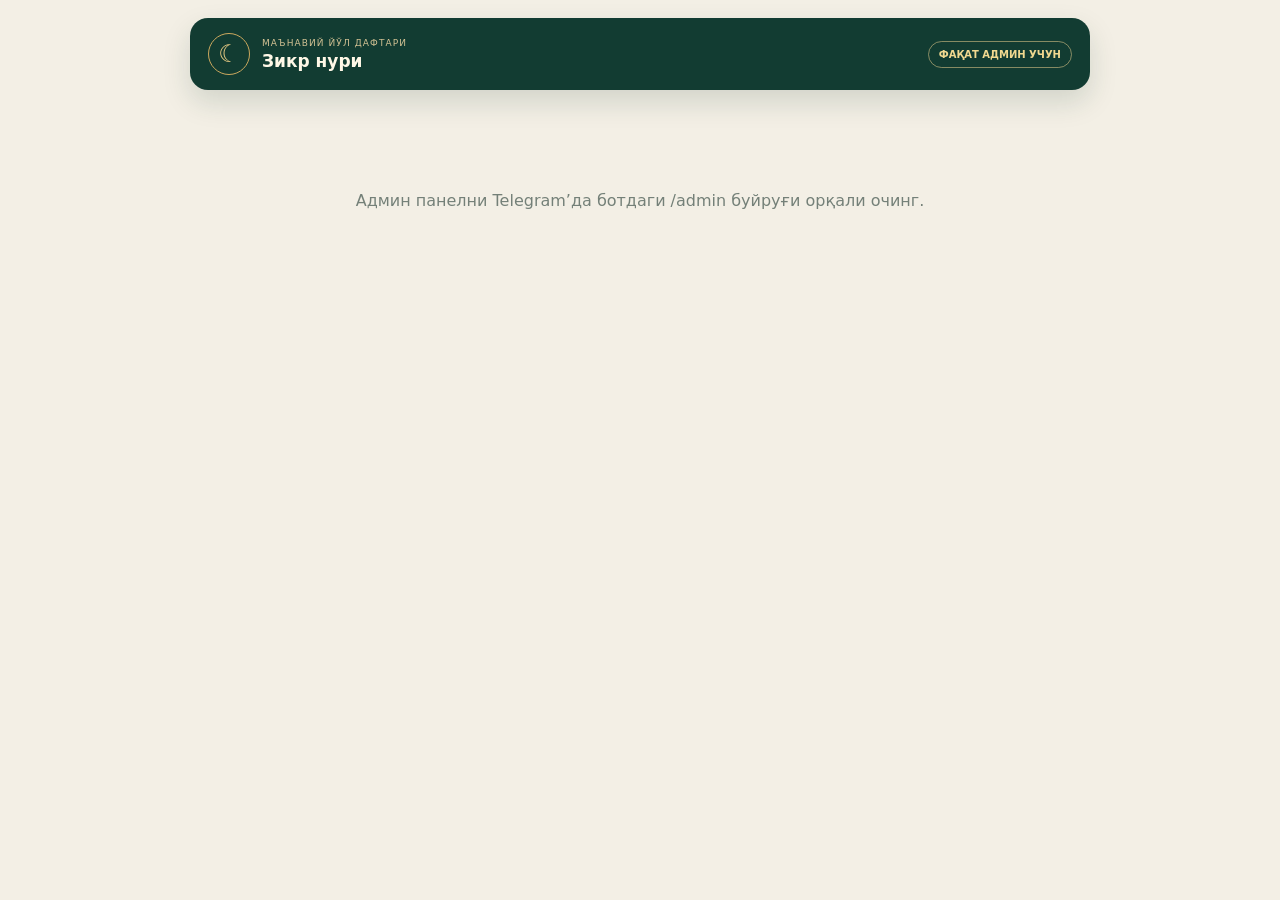
<file: admin.html>
<!doctype html>
<html lang="uz-Cyrl">
<head>
  <meta charset="utf-8">
  <meta name="viewport" content="width=device-width, initial-scale=1, viewport-fit=cover">
  <meta name="theme-color" content="#102c29">
  <meta name="prayer-api-url" content="https://namoz-api.onrender.com">
  <title>Зикр нури — админ панели</title>
  <link rel="stylesheet" href="admin.css?v=20261116-01">
  <script src="https://telegram.org/js/telegram-web-app.js"></script>
</head>
<body>
  <main class="admin-shell">
    <header class="admin-topbar">
      <a class="brand" href="./index.html" aria-label="Зикр нури бош саҳифаси">
        <span class="brand-mark">☾</span>
        <span><small>МАЪНАВИЙ ЙЎЛ ДАФТАРИ</small><strong>Зикр нури</strong></span>
      </a>
      <span class="admin-badge">ФАҚАТ АДМИН УЧУН</span>
    </header>

    <section id="access-state" class="access-state" role="status" aria-live="polite">
      <span class="loader" aria-hidden="true"></span>
      <p>Админ панели очилмоқда…</p>
    </section>

    <section id="dashboard" hidden>
      <div class="dashboard-heading">
        <div><span class="eyebrow">СЎНГГИ 7 КУН</span><h1>Фойдаланиш статистикаси</h1></div>
        <button id="refresh" class="refresh-button" type="button">Янгилаш</button>
      </div>

      <div id="summary-cards" class="summary-grid"></div>

      <section class="panel-card">
        <div class="panel-heading"><div><span class="eyebrow">КУНЛИК ФАОЛЛИК</span><h2>Фаол фойдаланувчилар</h2></div></div>
        <div id="activity-chart" class="activity-chart"></div>
      </section>

      <section class="panel-card">
        <div class="panel-heading"><div><span class="eyebrow">БЎЛИМЛАР</span><h2>Қайси бўлимлар очилди</h2></div></div>
        <div id="section-views" class="section-views"></div>
      </section>

      <p id="privacy-note" class="privacy-note"></p>
    </section>
  </main>
  <script src="admin.js?v=20261116-01"></script>
</body>
</html>
</file>
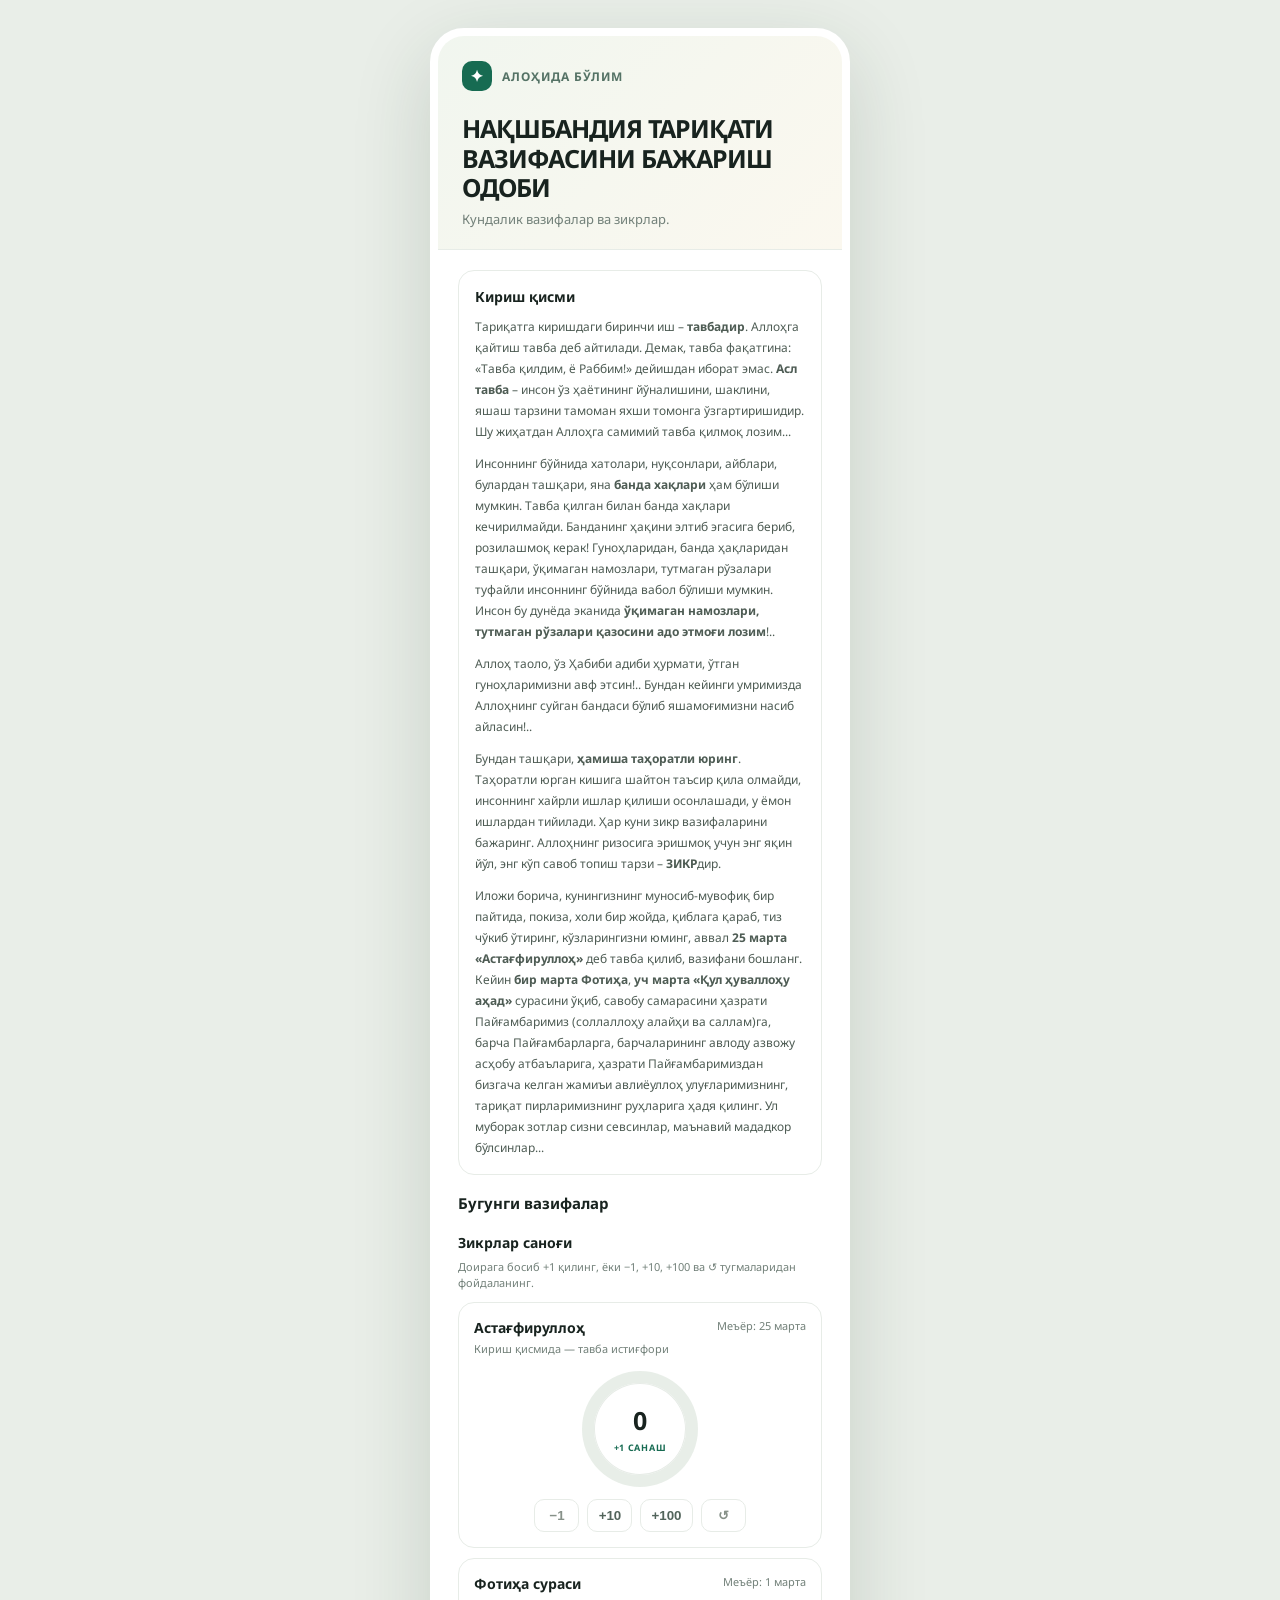
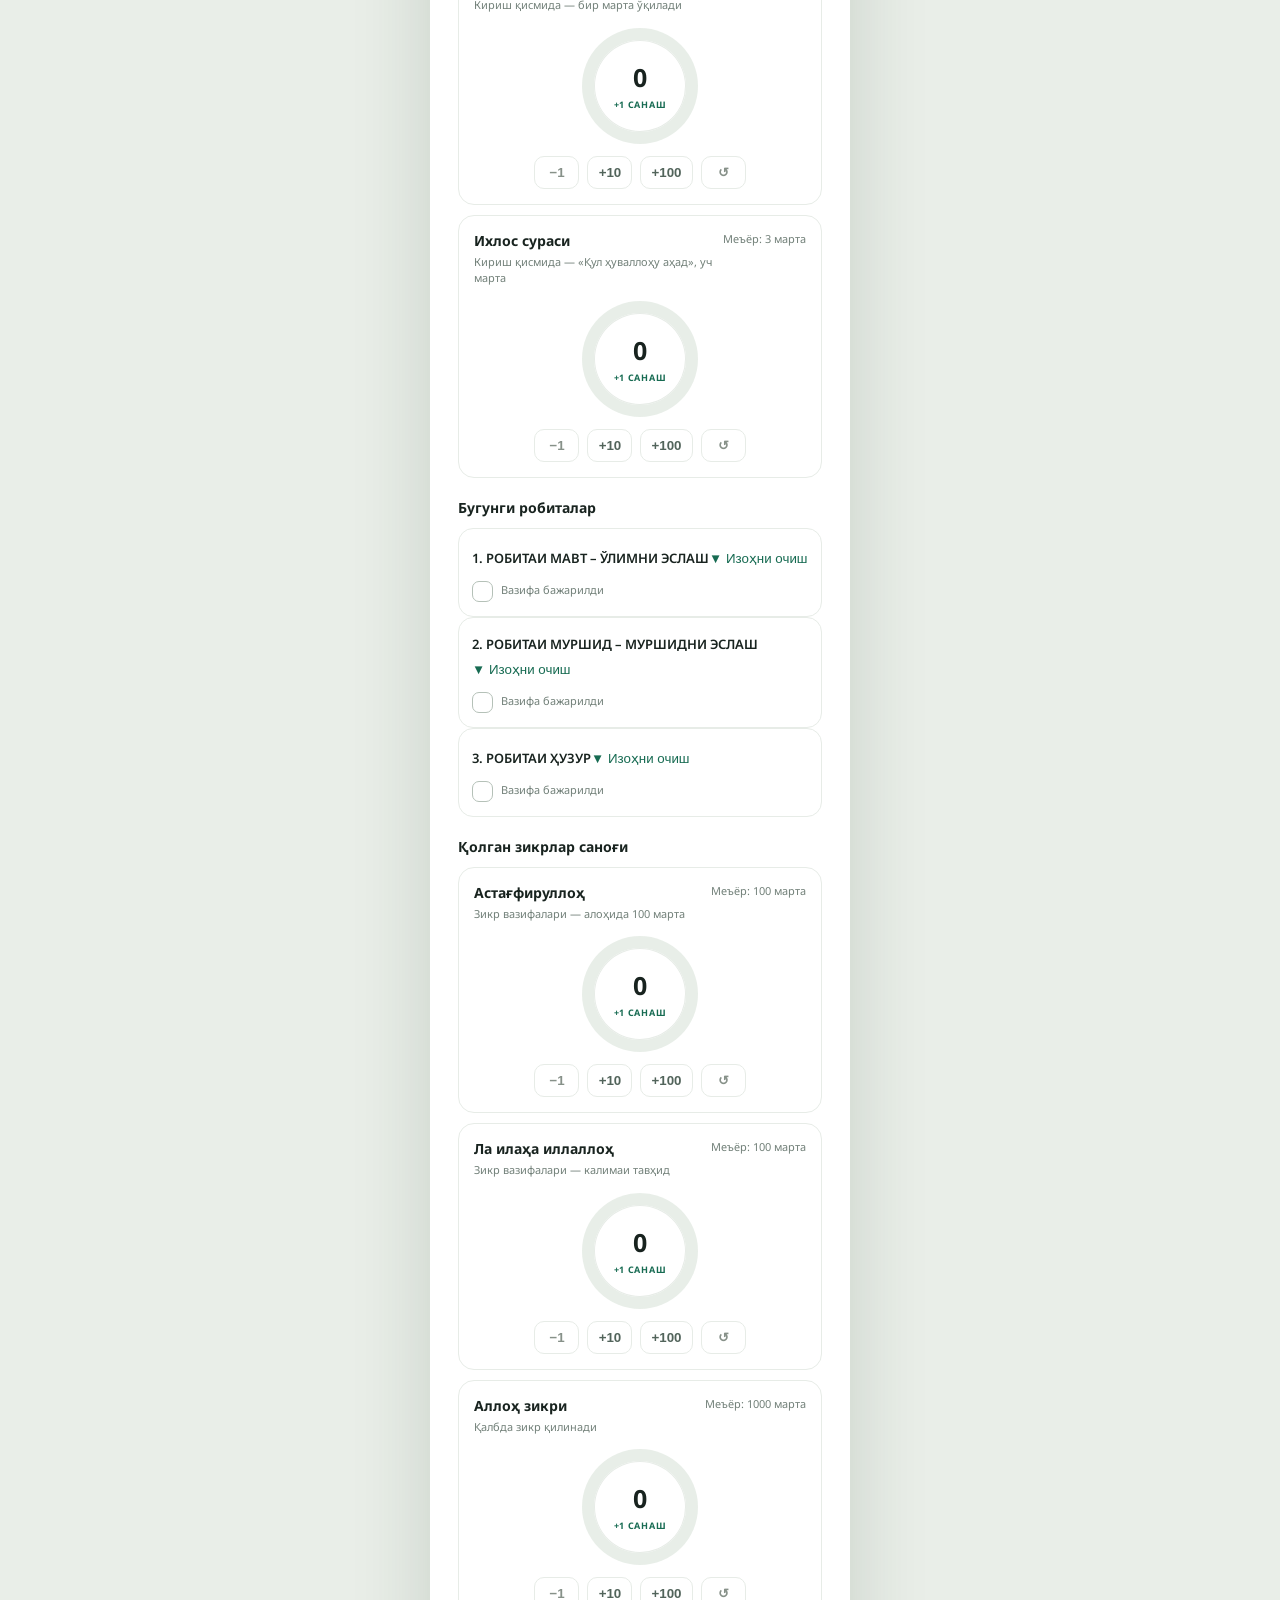
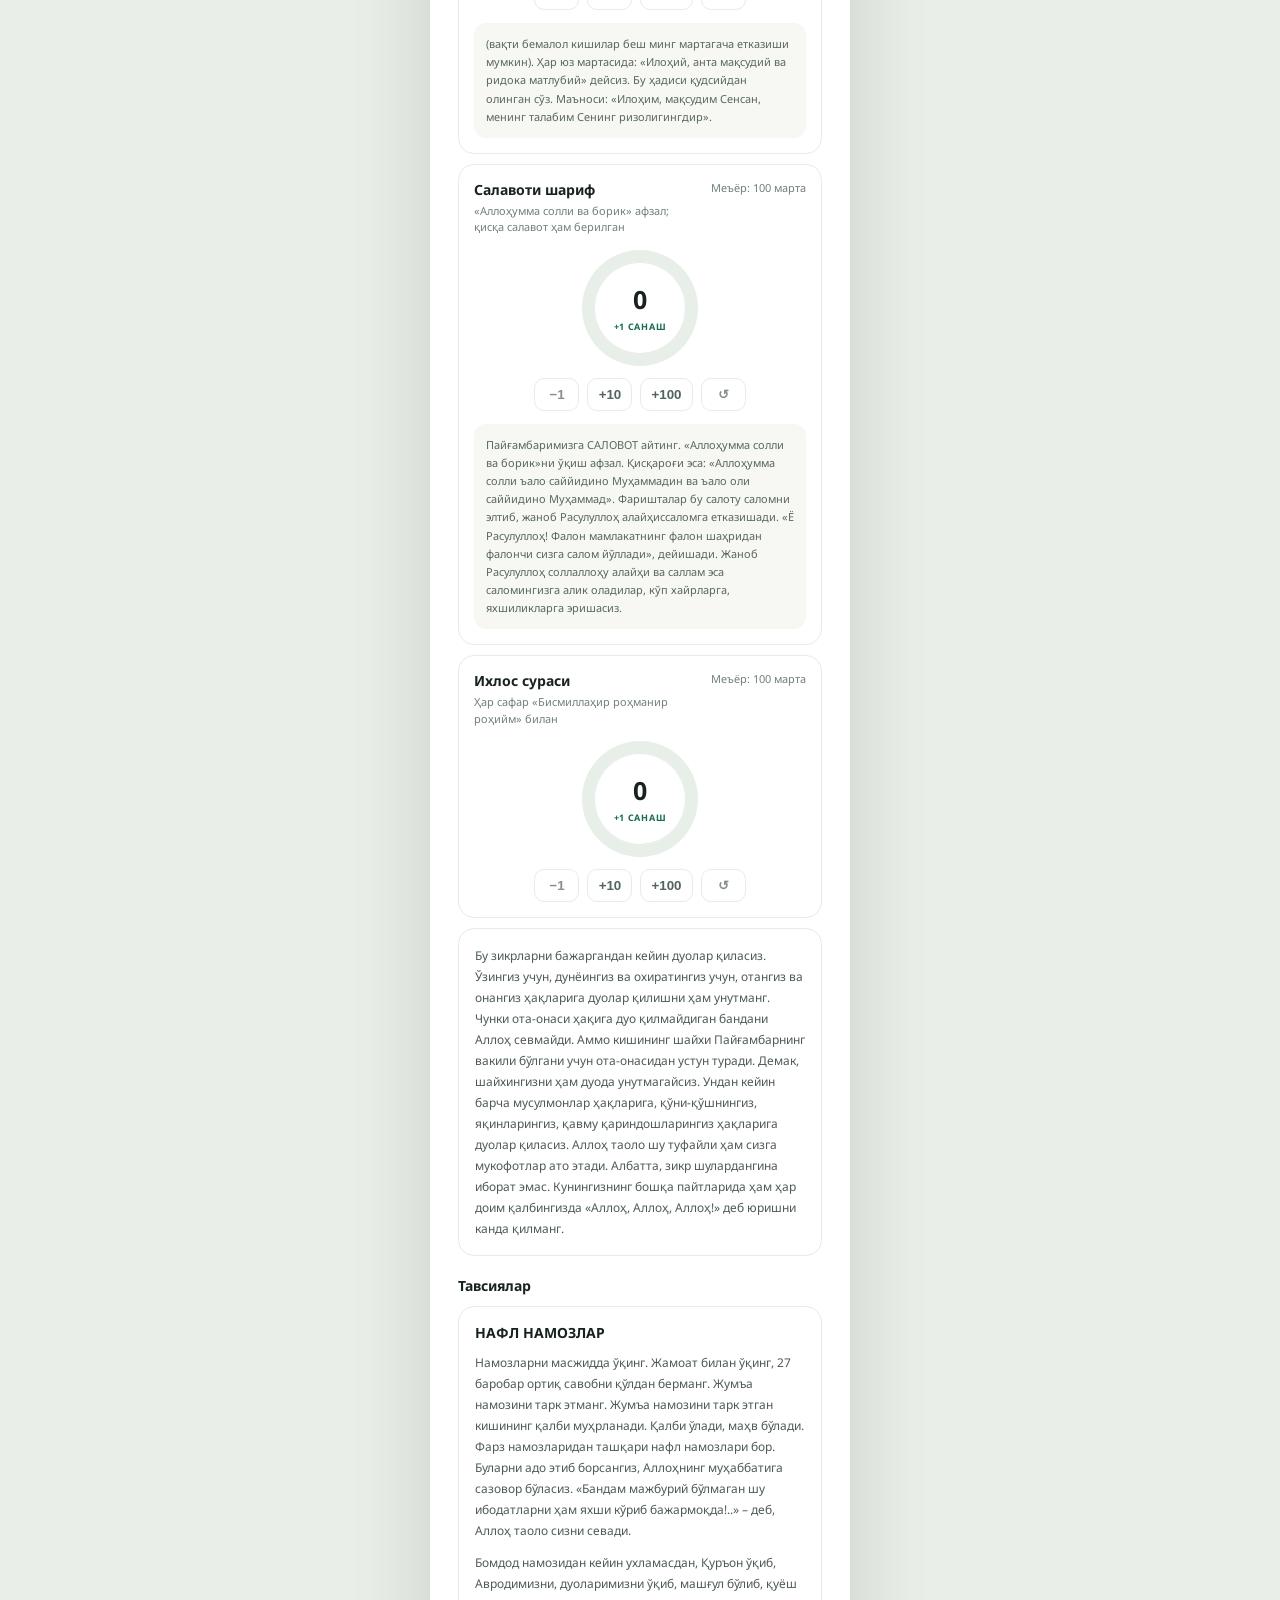
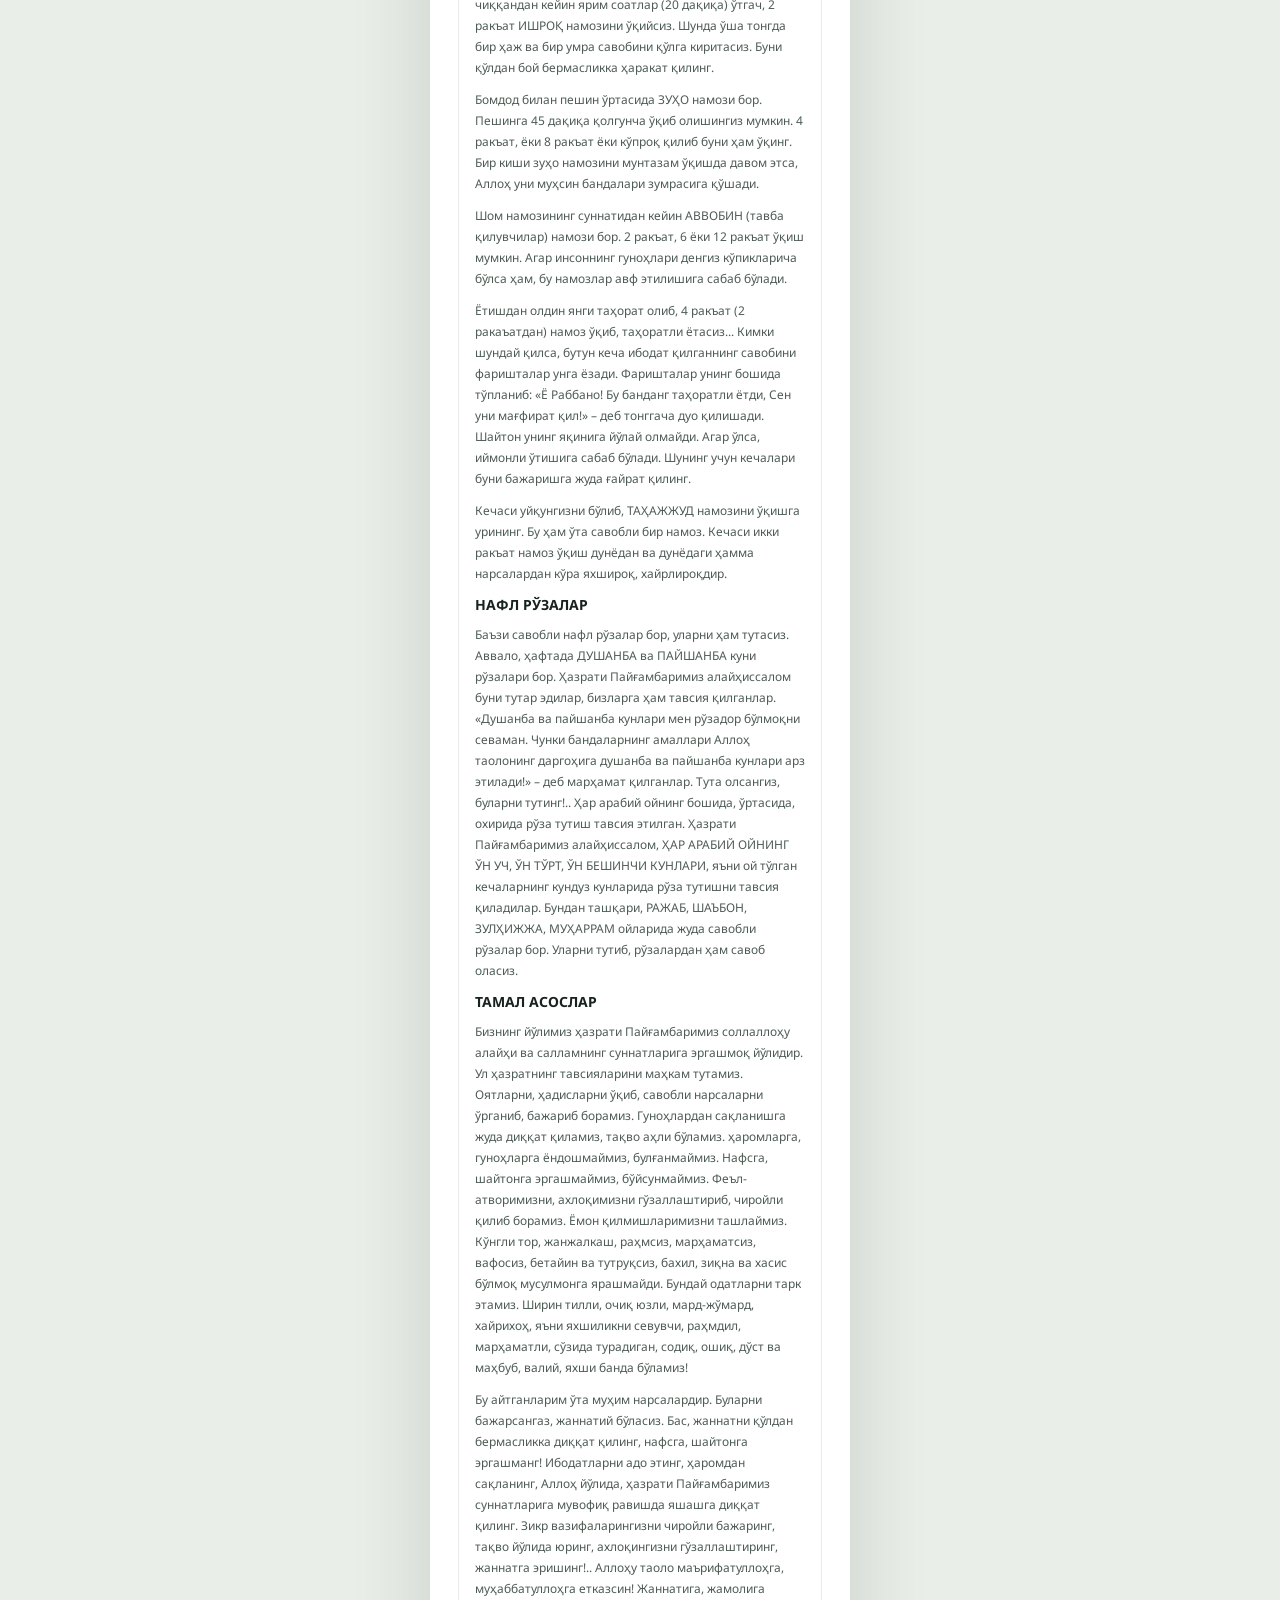
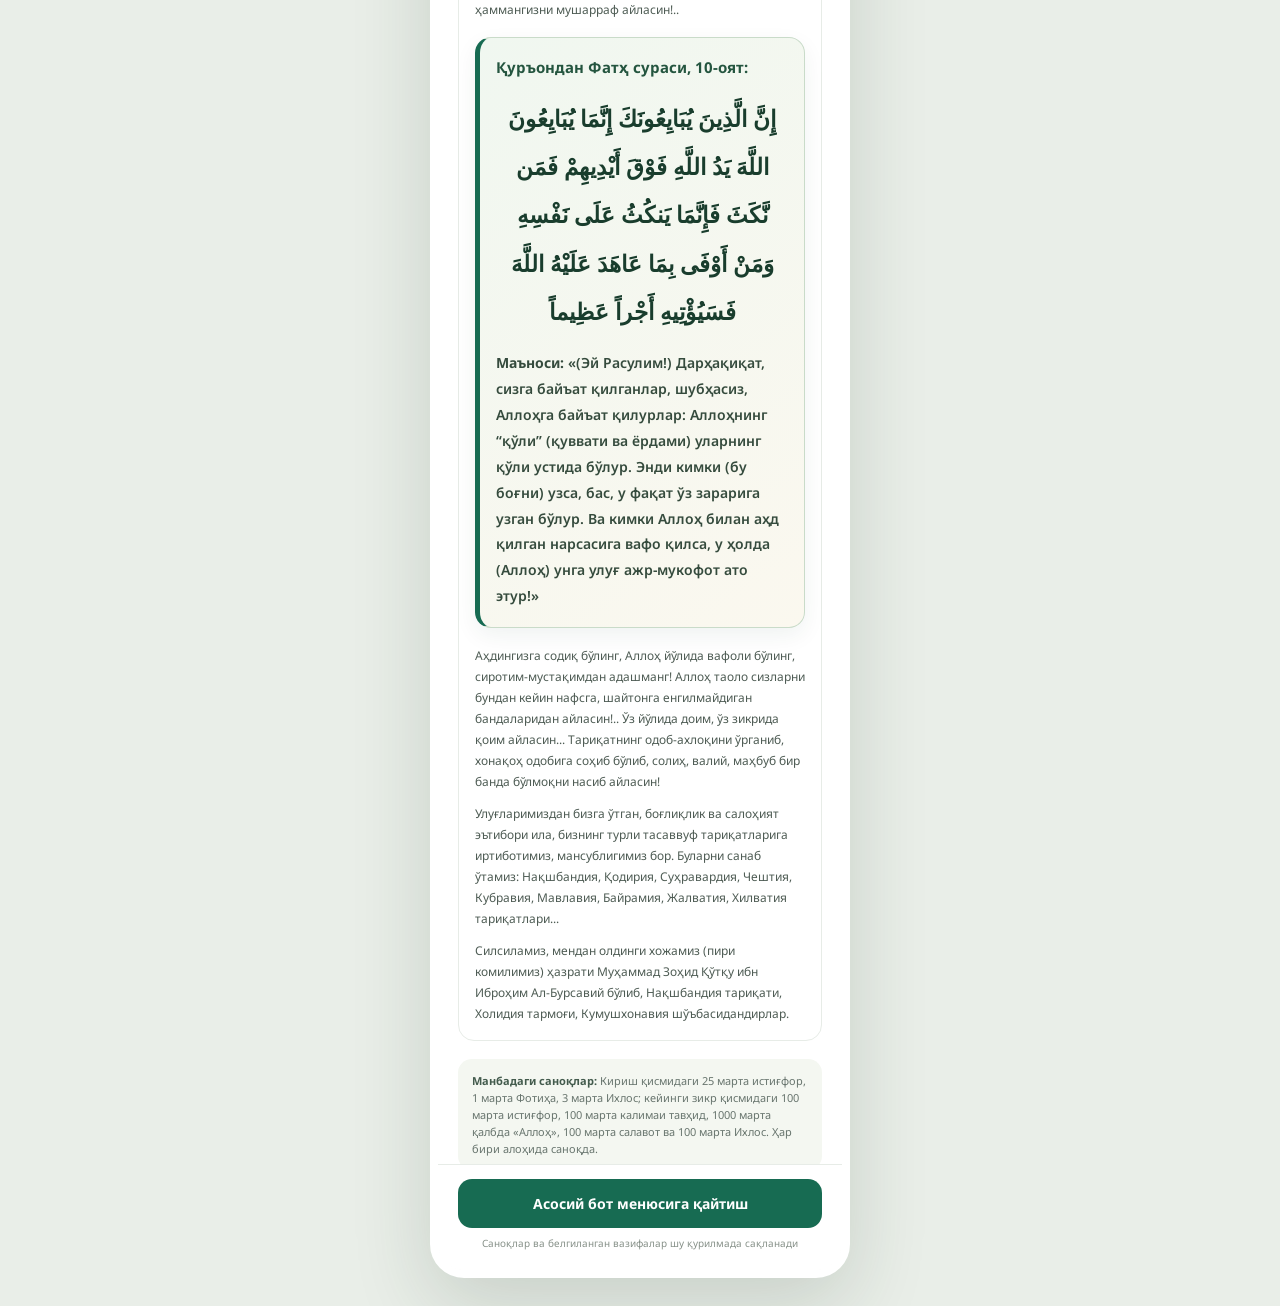
<file: tariqat-vazifalari.html>
<!doctype html>
<html lang="uz-Cyrl">
<head>
<meta charset="utf-8"><meta name="viewport" content="width=device-width, initial-scale=1, maximum-scale=1, viewport-fit=cover"><meta name="theme-color" content="#102c29">
<title>Нақшбандия тариқати вазифасини бажариш одоби</title>
<script src="https://telegram.org/js/telegram-web-app.js"></script>
<style>
@import url('https://fonts.googleapis.com/css2?family=Manrope:wght@400;500;600;700;800&family=Noto+Sans:wght@400;500;600;700&display=swap');
:root{--ink:#18231f;--muted:#728079;--green:#176b52;--pale:#eef5ef;--line:#e7ece7;--cream:#f7f8f3}
*{box-sizing:border-box}body{margin:0;background:#e9eee8;color:var(--ink);font-family:'Noto Sans',sans-serif;min-height:100vh;display:grid;place-items:center;padding:28px}
.phone{width:min(100%,420px);min-height:820px;background:#fff;border:8px solid #fff;border-radius:34px;box-shadow:0 26px 80px #1c35252a;overflow:hidden;position:relative}
.top{padding:25px 24px 20px;background:linear-gradient(135deg,#f1f6ef,#fbf8ef);border-bottom:1px solid var(--line)}
.brand{display:flex;align-items:center;gap:10px;font-size:12px;font-weight:700;letter-spacing:.08em;color:#547265;text-transform:uppercase}.brandmark{width:30px;height:30px;border-radius:10px;background:var(--green);color:white;display:grid;place-items:center;font-size:16px}
h1{font-size:25px;line-height:1.18;letter-spacing:-.04em;margin:23px 0 6px}.sub{font-size:13px;color:var(--muted);line-height:1.55;margin:0}
.main{padding:20px 20px 100px}.dayrow{display:flex;align-items:center;justify-content:space-between;margin-bottom:15px}.day{font-weight:700;font-size:15px}.date{font-size:12px;color:var(--muted);margin-top:4px}.nav{display:flex;gap:7px}.nav button{border:1px solid var(--line);background:#fff;border-radius:11px;width:36px;height:36px;font-size:17px;color:#52645b;cursor:pointer}.nav button:disabled{opacity:.35}
.progress{padding:15px;background:var(--cream);border:1px solid var(--line);border-radius:16px;margin-bottom:20px}.progressline{display:flex;justify-content:space-between;font-size:12px;font-weight:600;margin-bottom:10px}.progressline span:last-child{color:var(--green)}.track{height:7px;background:#e4e9e2;border-radius:10px;overflow:hidden}.fill{height:100%;width:0;background:linear-gradient(90deg,#237b5e,#8dbb79);border-radius:10px;transition:width .25s}
.sectiontitle{font-size:14px;font-weight:700;margin:0 0 11px}.tasks{display:grid;gap:10px}.task{display:flex;gap:12px;align-items:flex-start;border:1px solid var(--line);border-radius:15px;padding:14px 13px;cursor:pointer;transition:.2s}.task:hover{border-color:#b7cdbd;background:#fcfdfb}.task input{appearance:none;width:21px;height:21px;flex:none;border:1.5px solid #b5c1b8;border-radius:7px;margin:1px 0 0;cursor:pointer;display:grid;place-items:center}.task input:checked{background:var(--green);border-color:var(--green)}.task input:checked:after{content:'✓';color:white;font-size:14px;font-weight:700}.taskname{font-weight:600;font-size:13px;line-height:1.4}.detail{display:block;color:var(--muted);font-size:11px;line-height:1.5;margin-top:4px}.task.done .taskname{text-decoration:line-through;color:#849088}
.note{margin-top:17px;background:#f4f7f1;border-radius:14px;padding:13px 14px;color:#68756e;font-size:11px;line-height:1.55}.note strong{color:#435b4d}.bottom{position:absolute;bottom:0;left:0;right:0;padding:14px 20px 20px;background:#ffffffed;border-top:1px solid var(--line);backdrop-filter:blur(12px)}.primary{width:100%;border:0;border-radius:14px;background:var(--green);color:white;font-family:inherit;font-weight:700;font-size:14px;padding:15px;cursor:pointer}.primary:hover{background:#115840}.primary:disabled{background:#dce8de;color:#587363;cursor:default}.caption{text-align:center;color:#879189;font-size:10px;margin-top:8px}
.toast{position:absolute;top:12px;left:50%;transform:translate(-50%,-20px);opacity:0;background:#253d31;color:white;padding:10px 15px;border-radius:20px;font-size:12px;white-space:nowrap;transition:.25s;pointer-events:none}.toast.show{opacity:1;transform:translate(-50%,0)}
.intro{border:1px solid var(--line);border-radius:16px;padding:16px;margin-bottom:18px;background:#fff}.intro h2{font-size:14px;margin:0 0 10px}.intro p,.tasktext p{font-size:12px;line-height:1.75;color:#4e5c54;margin:0 0 11px}.intro p:last-child,.tasktext p:last-child{margin-bottom:0}.tasktext{font-size:12px;line-height:1.75;color:#4e5c54;margin-top:12px}.tasktext[hidden]{display:none}.readmore{border:0;background:transparent;color:var(--green);padding:8px 0 0;font:700 12px inherit;cursor:pointer}.taskname{font-size:13px}.tasktext p{font-size:12px}
.zikr-card{border:1px solid var(--line);border-radius:16px;padding:15px;margin:10px 0;background:#fff}.zikr-head{display:flex;justify-content:space-between;gap:10px;align-items:start}.zikr-title{font-size:14px;font-weight:700}.zikr-goal{font-size:11px;color:var(--muted);white-space:nowrap}.zikr-ring{width:116px;height:116px;border-radius:50%;margin:14px auto 12px;background:conic-gradient(var(--green) var(--progress),#e8eee8 0);display:grid;place-items:center}.zikr-tap{width:92px;height:92px;border:0;border-radius:50%;background:white;color:var(--ink);font-family:inherit;cursor:pointer;box-shadow:inset 0 0 0 1px var(--line)}.zikr-tap strong{display:block;font-size:25px}.zikr-tap small{font-size:9px;color:var(--green);font-weight:700;letter-spacing:.08em}.zikr-actions{display:flex;justify-content:center;gap:8px}.zikr-actions button{min-width:45px;border:1px solid var(--line);background:#fff;border-radius:10px;padding:8px 10px;color:#52645b;font-weight:700;cursor:pointer}.zikr-actions .subtle{color:#879189}.zikr-extra{margin-top:13px;padding:12px;background:var(--cream);border-radius:12px;color:#58675f;font-size:11px;line-height:1.65}.mini-task{border:1px solid var(--line);border-radius:15px;padding:14px;margin:10px 0;display:flex;align-items:flex-start;gap:12px}.mini-task input{width:21px;height:21px;accent-color:var(--green);flex:none}.mini-task strong{font-size:13px}.mini-task small{display:block;color:var(--muted);font-size:11px;line-height:1.5;margin-top:4px}.section-caption{font-size:11px;color:var(--muted);margin:-4px 0 10px;line-height:1.5}
.verse-card{margin:17px 0;padding:18px 16px;border:1px solid #c9dbc9;border-left:5px solid var(--green);border-radius:16px;background:linear-gradient(145deg,#f0f7f0,#fbf8ef);box-shadow:0 8px 22px #173e2810}.verse-label{display:block;font-size:15px;line-height:1.5;color:#24553f}.verse-arabic{font-size:23px!important;font-weight:700;line-height:2.1!important;text-align:center;color:#193d2d!important;margin:15px 0!important;direction:rtl}.verse-meaning{font-size:14px!important;font-weight:600;line-height:1.85!important;color:#354b3d!important;margin:0!important}
@media(max-width:480px){body{padding:0;background:white}.phone{width:100%;min-height:100vh;border:0;border-radius:0;box-shadow:none}.top{padding-top:29px}}
</style>
<style>body.embedded{display:block;min-height:100dvh;padding:0;background:transparent}body.embedded .phone{display:flex;flex-direction:column;width:100%;height:100dvh;min-height:0;border:0;border-radius:0;box-shadow:none}body.embedded .top{padding:16px 17px 13px}body.embedded h1{font-size:20px;margin:12px 0 5px}body.embedded .main{flex:1;min-height:0;overflow:auto;padding:14px 15px 18px}body.embedded .bottom{display:none}</style></head>
<body><main class="phone"><div class="toast" id="toast">Белгилаб қўйилди</div>
<header class="top"><div class="brand"><span class="brandmark">✦</span> АЛОҲИДА БЎЛИМ</div><h1>НАҚШБАНДИЯ ТАРИҚАТИ<br>ВАЗИФАСИНИ БАЖАРИШ ОДОБИ</h1><p class="sub">Кундалик вазифалар ва зикрлар.</p></header>
<section class="main"><div class="intro"><h2>Кириш қисми</h2>
<p>Тариқатга киришдаги биринчи иш – <strong>тавбадир</strong>. Аллоҳга қайтиш тавба деб айтилади. Демак, тавба фақатгина: «Тавба қилдим, ё Раббим!» дейишдан иборат эмас. <strong>Асл тавба</strong> – инсон ўз ҳаётининг йўналишини, шаклини, яшаш тарзини тамоман яхши томонга ўзгартиришидир. Шу жиҳатдан Аллоҳга самимий тавба қилмоқ лозим...</p>
<p>Инсоннинг бўйнида хатолари, нуқсонлари, айблари, булардан ташқари, яна <strong>банда хақлари</strong> ҳам бўлиши мумкин. Тавба қилган билан банда хақлари кечирилмайди. Банданинг ҳақини элтиб эгасига бериб, розилашмоқ керак! Гуноҳларидан, банда ҳақларидан ташқари, ўқимаган намозлари, тутмаган рўзалари туфайли инсоннинг бўйнида вабол бўлиши мумкин. Инсон бу дунёда эканида <strong>ўқимаган намозлари, тутмаган рўзалари қазосини адо этмоғи лозим</strong>!..</p>
<p>Аллоҳ таоло, ўз Ҳабиби адиби ҳурмати, ўтган гуноҳларимизни авф этсин!.. Бундан кейинги умримизда Аллоҳнинг суйган бандаси бўлиб яшамоғимизни насиб айласин!..</p>
<p>Бундан ташқари, <strong>ҳамиша таҳоратли юринг</strong>. Таҳоратли юрган кишига шайтон таъсир қила олмайди, инсоннинг хайрли ишлар қилиши осонлашади, у ёмон ишлардан тийилади. Ҳар куни зикр вазифаларини бажаринг. Аллоҳнинг ризосига эришмоқ учун энг яқин йўл, энг кўп савоб топиш тарзи – <strong>ЗИКР</strong>дир.</p>
<p>Иложи борича, кунингизнинг муносиб-мувофиқ бир пайтида, покиза, холи бир жойда, қиблага қараб, тиз чўкиб ўтиринг, кўзларингизни юминг, аввал <strong>25 марта «Астағфируллоҳ»</strong> деб тавба қилиб, вазифани бошланг. Кейин <strong>бир марта Фотиҳа</strong>, <strong>уч марта «Қул ҳуваллоҳу аҳад»</strong> сурасини ўқиб, савобу самарасини ҳазрати Пайғамбаримиз (соллаллоҳу алайҳи ва саллам)га, барча Пайғамбарларга, барчаларининг авлоду азвожу асҳобу атбаъларига, ҳазрати Пайғамбаримиздан бизгача келган жамиъи авлиёуллоҳ улуғларимизнинг, тариқат пирларимизнинг руҳларига ҳадя қилинг. Ул муборак зотлар сизни севсинлар, маънавий мададкор бўлсинлар...</p></div>
<div class="dayrow"><div><div class="day">Бугунги вазифалар</div></div></div>
<h2 class="sectiontitle" style="margin-top:20px">Зикрлар саноғи</h2><p class="section-caption">Доирага босиб +1 қилинг, ёки −1, +10, +100 ва ↺ тугмаларидан фойдаланинг.</p><div id="openingZikrs"></div>
<h2 class="sectiontitle" style="margin-top:20px">Бугунги робиталар</h2><div id="tasks"></div>
<h2 class="sectiontitle" style="margin-top:20px">Қолган зикрлар саноғи</h2>
<div id="zikrs"></div>
<div class="intro"><p>Бу зикрларни бажаргандан кейин дуолар қиласиз. Ўзингиз учун, дунёингиз ва охиратингиз учун, отангиз ва онангиз ҳақларига дуолар қилишни ҳам унутманг. Чунки ота-онаси ҳақига дуо қилмайдиган бандани Аллоҳ севмайди. Аммо кишининг шайхи Пайғамбарнинг вакили бўлгани учун ота-онасидан устун туради. Демак, шайхингизни ҳам дуода унутмагайсиз. Ундан кейин барча мусулмонлар ҳақларига, қўни-қўшнингиз, яқинларингиз, қавму қариндошларингиз ҳақларига дуолар қиласиз. Аллоҳ таоло шу туфайли ҳам сизга мукофотлар ато этади. Албатта, зикр шулардангина иборат эмас. Кунингизнинг бошқа пайтларида ҳам ҳар доим қалбингизда «Аллоҳ, Аллоҳ, Аллоҳ!» деб юришни канда қилманг.</p></div>
<h2 class="sectiontitle" style="margin-top:20px">Тавсиялар</h2><div class="intro">
<h2>НАФЛ НАМОЗЛАР</h2>
<p>Намозларни масжидда ўқинг. Жамоат билан ўқинг, 27 баробар ортиқ савобни қўлдан берманг. Жумъа намозини тарк этманг. Жумъа намозини тарк этган кишининг қалби муҳрланади. Қалби ўлади, маҳв бўлади. Фарз намозларидан ташқари нафл намозлари бор. Буларни адо этиб борсангиз, Аллоҳнинг муҳаббатига сазовор бўласиз. «Бандам мажбурий бўлмаган шу ибодатларни ҳам яхши кўриб бажармоқда!..» – деб, Аллоҳ таоло сизни севади.</p>
<p>Бомдод намозидан кейин ухламасдан, Қуръон ўқиб, Авродимизни, дуоларимизни ўқиб, машғул бўлиб, қуёш чиққандан кейин ярим соатлар (20 дақиқа) ўтгач, 2 ракъат ИШРОҚ намозини ўқийсиз. Шунда ўша тонгда бир ҳаж ва бир умра савобини қўлга киритасиз. Буни қўлдан бой бермасликка ҳаракат қилинг.</p>
<p>Бомдод билан пешин ўртасида ЗУҲО намози бор. Пешинга 45 дақиқа қолгунча ўқиб олишингиз мумкин. 4 ракъат, ёки 8 ракъат ёки кўпроқ қилиб буни ҳам ўқинг. Бир киши зуҳо намозини мунтазам ўқишда давом этса, Аллоҳ уни муҳсин бандалари зумрасига қўшади.</p>
<p>Шом намозининг суннатидан кейин АВВОБИН (тавба қилувчилар) намози бор. 2 ракъат, 6 ёки 12 ракъат ўқиш мумкин. Агар инсоннинг гуноҳлари денгиз кўпикларича бўлса ҳам, бу намозлар авф этилишига сабаб бўлади.</p>
<p>Ётишдан олдин янги таҳорат олиб, 4 ракъат (2 ракаъатдан) намоз ўқиб, таҳоратли ётасиз... Кимки шундай қилса, бутун кеча ибодат қилганнинг савобини фаришталар унга ёзади. Фаришталар унинг бошида тўпланиб: «Ё Раббано! Бу банданг таҳоратли ётди, Сен уни мағфират қил!» – деб тонггача дуо қилишади. Шайтон унинг яқинига йўлай олмайди. Агар ўлса, иймонли ўтишига сабаб бўлади. Шунинг учун кечалари буни бажаришга жуда ғайрат қилинг.</p>
<p>Кечаси уйқунгизни бўлиб, ТАҲАЖЖУД намозини ўқишга урининг. Бу ҳам ўта савобли бир намоз. Кечаси икки ракъат намоз ўқиш дунёдан ва дунёдаги ҳамма нарсалардан кўра яхшироқ, хайрлироқдир.</p>
<h2>НАФЛ РЎЗАЛАР</h2>
<p>Баъзи савобли нафл рўзалар бор, уларни ҳам тутасиз. Аввало, ҳафтада ДУШАНБА ва ПАЙШАНБА куни рўзалари бор. Ҳазрати Пайғамбаримиз алайҳиссалом буни тутар эдилар, бизларга ҳам тавсия қилганлар. «Душанба ва пайшанба кунлари мен рўзадор бўлмоқни севаман. Чунки бандаларнинг амаллари Аллоҳ таолонинг даргоҳига душанба ва пайшанба кунлари арз этилади!» – деб марҳамат қилганлар. Тута олсангиз, буларни тутинг!.. Ҳар арабий ойнинг бошида, ўртасида, охирида рўза тутиш тавсия этилган. Ҳазрати Пайғамбаримиз алайҳиссалом, ҲАР АРАБИЙ ОЙНИНГ ЎН УЧ, ЎН ТЎРТ, ЎН БЕШИНЧИ КУНЛАРИ, яъни ой тўлган кечаларнинг кундуз кунларида рўза тутишни тавсия қиладилар. Бундан ташқари, РАЖАБ, ШАЪБОН, ЗУЛҲИЖЖА, МУҲАРРАМ ойларида жуда савобли рўзалар бор. Уларни тутиб, рўзалардан ҳам савоб оласиз.</p>
<h2>ТАМАЛ АСОСЛАР</h2>
<p>Бизнинг йўлимиз ҳазрати Пайғамбаримиз соллаллоҳу алайҳи ва салламнинг суннатларига эргашмоқ йўлидир. Ул ҳазратнинг тавсияларини маҳкам тутамиз. Оятларни, ҳадисларни ўқиб, савобли нарсаларни ўрганиб, бажариб борамиз. Гуноҳлардан сақланишга жуда диққат қиламиз, тақво аҳли бўламиз. ҳаромларга, гуноҳларга ёндошмаймиз, булғанмаймиз. Нафсга, шайтонга эргашмаймиз, бўйсунмаймиз. Феъл-атворимизни, ахлоқимизни гўзаллаштириб, чиройли қилиб борамиз. Ёмон қилмишларимизни ташлаймиз. Кўнгли тор, жанжалкаш, раҳмсиз, марҳаматсиз, вафосиз, бетайин ва тутруқсиз, бахил, зиқна ва хасис бўлмоқ мусулмонга ярашмайди. Бундай одатларни тарк этамиз. Ширин тилли, очиқ юзли, мард-жўмард, хайрихоҳ, яъни яхшиликни севувчи, раҳмдил, марҳаматли, сўзида турадиган, содиқ, ошиқ, дўст ва маҳбуб, валий, яхши банда бўламиз!</p>
<p>Бу айтганларим ўта муҳим нарсалардир. Буларни бажарсангаз, жаннатий бўласиз. Бас, жаннатни қўлдан бермасликка диққат қилинг, нафсга, шайтонга эргашманг! Ибодатларни адо этинг, ҳаромдан сақланинг, Аллоҳ йўлида, ҳазрати Пайғамбаримиз суннатларига мувофиқ равишда яшашга диққат қилинг. Зикр вазифаларингизни чиройли бажаринг, тақво йўлида юринг, ахлоқингизни гўзаллаштиринг, жаннатга эришинг!.. Аллоҳу таоло маърифатуллоҳга, муҳаббатуллоҳга етказсин! Жаннатига, жамолига ҳаммангизни мушарраф айласин!..</p>
<div class="verse-card"><strong class="verse-label">Қуръондан Фатҳ сураси, 10-оят:</strong>
<p class="verse-arabic" dir="rtl" lang="ar">إِنَّ الَّذِينَ يُبَايِعُونَكَ إِنَّمَا يُبَايِعُونَ اللَّهَ يَدُ اللَّهِ فَوْقَ أَيْدِيهِمْ فَمَن نَّكَثَ فَإِنَّمَا يَنكُثُ عَلَى نَفْسِهِ وَمَنْ أَوْفَى بِمَا عَاهَدَ عَلَيْهُ اللَّهَ فَسَيُؤْتِيهِ أَجْراً عَظِيماً</p>
<p class="verse-meaning"><strong>Маъноси:</strong> «(Эй Расулим!) Дарҳақиқат, сизга байъат қилганлар, шубҳасиз, Аллоҳга байъат қилурлар: Аллоҳнинг “қўли” (қуввати ва ёрдами) уларнинг қўли устида бўлур. Энди кимки (бу боғни) узса, бас, у фақат ўз зарарига узган бўлур. Ва кимки Аллоҳ билан аҳд қилган нарсасига вафо қилса, у ҳолда (Аллоҳ) унга улуғ ажр-мукофот ато этур!»</p></div>
<p>Аҳдингизга содиқ бўлинг, Аллоҳ йўлида вафоли бўлинг, сиротим-мустақимдан адашманг! Аллоҳ таоло сизларни бундан кейин нафсга, шайтонга енгилмайдиган бандаларидан айласин!.. Ўз йўлида доим, ўз зикрида қоим айласин... Тариқатнинг одоб-ахлоқини ўрганиб, хонақоҳ одобига соҳиб бўлиб, солиҳ, валий, маҳбуб бир банда бўлмоқни насиб айласин!</p>
<p>Улуғларимиздан бизга ўтган, боғлиқлик ва салоҳият эътибори ила, бизнинг турли тасаввуф тариқатларига иртиботимиз, мансублигимиз бор. Буларни санаб ўтамиз: Нақшбандия, Қодирия, Суҳравардия, Чештия, Кубравия, Мавлавия, Байрамия, Жалватия, Хилватия тариқатлари...</p>
<p>Силсиламиз, мендан олдинги хожамиз (пири комилимиз) ҳазрати Муҳаммад Зоҳид Қўтқу ибн Иброҳим Ал-Бурсавий бўлиб, Нақшбандия тариқати, Холидия тармоғи, Кумушхонавия шўъбасидандирлар.</p>
</div>
<div class="note"><strong>Манбадаги саноқлар:</strong> Кириш қисмидаги 25 марта истиғфор, 1 марта Фотиҳа, 3 марта Ихлос; кейинги зикр қисмидаги 100 марта истиғфор, 100 марта калимаи тавҳид, 1000 марта қалбда «Аллоҳ», 100 марта салавот ва 100 марта Ихлос. Ҳар бири алоҳида саноқда.</div></section>
<footer class="bottom"><a class="primary" href="index.html" style="display:block;text-align:center;text-decoration:none">Асосий бот менюсига қайтиш</a><div class="caption">Саноқлар ва белгиланган вазифалар шу қурилмада сақланади</div></footer></main>
<script>
const embeddedMode=new URLSearchParams(location.search).has('embed');if(embeddedMode)document.body.classList.add('embedded');const telegramApp=window.Telegram?.WebApp;if(!embeddedMode){try{telegramApp?.ready();telegramApp?.expand();telegramApp?.setHeaderColor('#102c29');telegramApp?.setBackgroundColor('#102c29')}catch(_){}}
const zikrs=[{name:'Астағфируллоҳ',goal:25,label:'Кириш қисмида — тавба истиғфори'},{name:'Фотиҳа сураси',goal:1,label:'Кириш қисмида — бир марта ўқилади'},{name:'Ихлос сураси',goal:3,label:'Кириш қисмида — «Қул ҳуваллоҳу аҳад», уч марта'},{name:'Астағфируллоҳ',goal:100,label:'Зикр вазифалари — алоҳида 100 марта'},{name:'Ла илаҳа иллаллоҳ',goal:100,label:'Зикр вазифалари — калимаи тавҳид'},{name:'Аллоҳ зикри',goal:1000,label:'Қалбда зикр қилинади',extra:'(вақти бемалол кишилар беш минг мартагача етказиши мумкин). Ҳар юз мартасида: «Илоҳий, анта мақсудий ва ридока матлубий» дейсиз. Бу ҳадиси қудсийдан олинган сўз. Маъноси: «Илоҳим, мақсудим Сенсан, менинг талабим Сенинг ризолигингдир».'},{name:'Салавоти шариф',goal:100,label:'«Аллоҳумма солли ва борик» афзал; қисқа салавот ҳам берилган',extra:'Пайғамбаримизга САЛОВОТ айтинг. «Аллоҳумма солли ва борик»ни ўқиш афзал. Қисқароғи эса: «Аллоҳумма солли ъало саййидино Муҳаммадин ва ъало оли саййидино Муҳаммад». Фаришталар бу салоту саломни элтиб, жаноб Расулуллоҳ алайҳиссаломга етказишади. «Ё Расулуллоҳ! Фалон мамлакатнинг фалон шаҳридан фалончи сизга салом йўллади», дейишади. Жаноб Расулуллоҳ соллаллоҳу алайҳи ва саллам эса саломингизга алик оладилар, кўп хайрларга, яхшиликларга эришасиз.'},{name:'Ихлос сураси',goal:100,label:'Ҳар сафар «Бисмиллаҳир роҳманир роҳийм» билан'}];
const taskDetail=`<p>Ўлимни эслашни ҳазрати Пайғамбаримиз саллаллоҳу алайҳи васаллам ўз ҳадиси шарифларида буюрганлар. Бунинг савоби кўп, фойдаси кўп, қалбга жило беради, инсоннинг файзи ортади, Ғафлатдан уйғониши мумкин бўлади, нафси ислоҳ топади. Шунинг учун ўлимни ёд этинг... Масалан, ўзингизни ётоғингизда ётган ҳолда тасаввур қилинг. Бу ҳаётдаги сўнгги лаҳзаларим, деб ўйланг... Ўлим фариштаси – Малак ул-мавт, яъни Азроил алайҳиссалом ёнингизга келгач, сизда бир қўрқув-ҳаяжон бошланади. Кўксингизга чўкиб, жонингизни ола бошлайди.. Бир талваса, бир тер, бир қўрқув ва бир жон аччиғи... Шунда имдоди Илоҳий, яъни Аллоҳдан мадад-иноят етиб, «Ашҳаду ан-лаа илоҳа иллаллоҳу ва ашҳаду анна Муҳаммадан абдуҳу ва Расулуҳу» дейсиз, шундай қилиб, руҳингизни таслим қиласиз...</p>
<p>Жасадингизни ювишади, кафанга ўрашади, тобутга солиб, жомеъ-масжидга келтириб, жаноза намозингизни ўқишади. Буларни кўз олдингизга келтирасиз: мана, халойиқ тобутингизни кўтариб кетаётир. Мана, қабристонга келтиришди, дафн этишди, Қуръон тиловат қилиниб, халқ тарқалиб кетди... Сўроқчи фаришталар келиб, сўроқ-савол бошлашади: «Раббинг ким? Пайғамбаринг ким? Дининг қайси? Китобинг қайси? Қибланг қаер?». Буларга «Раббим – Аллоҳ. Пайғамбарим – Муҳаммад Мустафо соллаллоҳу алайҳи ва саллам. Диним – Ислом. Китобим – Қуръони Азимушшан. Қиблам Каъбаи Шариф» деб жавоб беришингизни ўйланг. Шунда қабрингиз кенгайиб, ёруғ бўлишини фикрланг...</p>
<p>Охират оламида, руҳлар оламида авлиёуллоҳ улуғларимиз билан бирга, Аллоҳ таолонинг зикри билан вақтимиз ўтар экан, бирдан дунёнинг охир бўлганини, қиёмат қойим бўлишини тасаввур қилинг!.. Уша улуғ Кунни, даҳшатли ҳолларни, Исрофил алайҳиссалом сурни чалгач, маҳшаргоҳда тўпланишни ўйланг... Минг йиллар кутиш даҳшатини фикр қилинг... Ҳамма бир-биридан қўрқиб қочган, талвасага тушган, Маҳкамаи Кубро ўрнатилган, инсонлар ҳисобга тортилган, номаи аъмоллар очилган, савоблар ва гуноҳлар Мезонда (тарозуда) тортилган, яхшилар жаннатга кириб, нечоғ бахтиёр бўлган, ёмонлар дўзахга ташланиб, қандай гур-гур ёнган... Буларни худди ояти карималарда билдирилгандек, фикр қилинг!.. Кейин нафсингизга айтингки, «Эй нафсим! Ўлим, қиёмат, охират ҳазил гап эмас. Инсон хаётга бир марта келади. Эсингни йиғ, ақлингни ишлат. Ҳали бу дунёда тирик экансан, ҳали қўлингда имкон бор экан, ўзингни дўзахдан қутқаришга ҳаракат қил!.. Жаннатга эришмоқ учун тоат-ибодатга ғайрат қил!. Жаннат йўлини кўзла, умрингнинг бирор лаҳзасини ҳам беҳуда ўтказма! Ҳар нафасингни ғанимат бил, ақлингни йиғ!», деб, нафсингизга насиҳат қилинг. Робитаи мавт ана шу.</p>`;
const murshidDetail=`<p>Иккинчи вазифа, биз билан бирга Аллоҳни зикр қилаётганингизни тасаввур қилинг. Кўзингизни юмиб, бизни, авлиёуллоҳ улуғларимиз билан бирга қаршингизда ўтирганимизни кўз олдингизга келтиринг, кўнглингизни кўнглимизга боғланг!.. Бундай алоқа ўрнатилгач, инсоннинг қалбига жуда гўзал туйғулар, фикрлар келади, файзлар келади, нурлар келади. Қилган ибодатингизнинг тотини туя бошлайсиз, фойдасини кўрасиз. Бунда муваффақиятга эришгач, ҳазрати Расулуллоҳ саллаллоҳу алайҳи васаллам жанобимизни кўрадиган ҳолга етасиз. Шунинг учун буни чиройли адо этинг. Бу вазифа РОБИТАИ МУРШИД дейилади. Яъни, муршид билан, шайх билан боғланиш, маънавий алоқа ўрнатиш деганидир.</p>`;
const huzurDetail=`<p>Учинчи вазифа – робитаи ҳузур. Бошингизни қалбингизга эгиб, Аллоҳ сизга шоҳтомирингиздан ҳам кўра яқинроқ эканини, ҳамма жойда ҳозиру нозир эканини, сизни Аллоҳ (ҳамиша, ҳар жойда) кўриб турганини, ҳар сўзингизни эшитиб турганини ўйлайсиз. Дуо қилган кишини Аллоҳ севишини ўйлайсиз ва бўйин эгиб, илтижо қиласиз: <strong>«Ё Роббий!.. Мен кўп гуноҳкорман, хатокорман, айбдорман... Айбу нуқсонларимни авф эт!.. Мен Сенга яхши, чиройли бандалик қилмоқчиман, менга тавфиқингни рафиқ айла! Менга ҳам ўзинг севган, ўзинг рози бўлган қулларинг қаторида бўлишни насиб айла... Ё Роббий! Мени Ўзингни зикр қиладиган – зокир, ўзингга шукр қиладиган – шокир қулларингдан қилгин!..»</strong> деб кўз ёшлари билан йиғлаб ёлворинг!..</p>`;
const appUserId=telegramApp?.initDataUnsafe?.user?.id||'local';const storeKey='kundalik-vazifalar-demo-'+appUserId;let saved=JSON.parse(localStorage.getItem(storeKey)||'{}');saved.zikrCounts=saved.zikrCounts||{};saved.done=saved.done||{};
function persist(){localStorage.setItem(storeKey,JSON.stringify(saved))}
function render(){let zbox=document.getElementById('zikrs');zbox.innerHTML='';document.getElementById('openingZikrs').innerHTML='';zikrs.forEach((z,i)=>{let count=Math.min(z.goal,saved.zikrCounts[i]||0);let card=document.createElement('div');card.className='zikr-card';card.innerHTML=`<div class="zikr-head"><div><div class="zikr-title">${z.name}</div><span class="detail">${z.label}</span></div><span class="zikr-goal">Меъёр: ${z.goal} марта</span></div><div class="zikr-ring" style="--progress:${Math.round(count/z.goal*100)}%"><button class="zikr-tap" data-count="${i}" ${count>=z.goal?'disabled':''}><strong>${count}</strong><small>${count>=z.goal?'ЯКУНЛАНДИ':'+1 САНАШ'}</small></button></div><div class="zikr-actions"><button class="subtle" data-delta="-1" data-index="${i}">−1</button><button data-delta="10" data-index="${i}">+10</button><button data-delta="100" data-index="${i}">+100</button><button class="subtle" data-reset="${i}">↺</button></div>${z.extra?`<div class="zikr-extra">${z.extra}</div>`:''}`;zbox.appendChild(card)});zbox.querySelectorAll('[data-count]').forEach(b=>b.onclick=()=>change(+b.dataset.count,1));zbox.querySelectorAll('[data-delta]').forEach(b=>b.onclick=()=>change(+b.dataset.index,+b.dataset.delta));zbox.querySelectorAll('[data-reset]').forEach(b=>b.onclick=()=>change(+b.dataset.reset,0,true));[...zbox.querySelectorAll('.zikr-card')].slice(0,3).forEach(card=>document.getElementById('openingZikrs').appendChild(card));let box=document.getElementById('tasks');const tasks=[['mawt','1. РОБИТАИ МАВТ – ЎЛИМНИ ЭСЛАШ',taskDetail],['murshid','2. РОБИТАИ МУРШИД – МУРШИДНИ ЭСЛАШ',murshidDetail],['huzur','3. РОБИТАИ ҲУЗУР',huzurDetail]];box.innerHTML=tasks.map(([id,name,detail])=>`<div class="task"><div style="flex:1"><span class="taskname">${name}</span><button class="readmore" type="button">▼ Изоҳни очиш</button><div class="tasktext" hidden>${detail}</div><label class="detail" style="display:flex;gap:8px;align-items:center;margin-top:12px"><input type="checkbox" data-task="${id}" ${saved.done[id]?'checked':''}> Вазифа бажарилди</label></div></div>`).join('');box.querySelectorAll('[data-task]').forEach(c=>c.onchange=()=>{saved.done[c.dataset.task]=c.checked;persist();toast(c.checked?'Белгилаб қўйилди':'Белги олиб ташланди')});box.querySelectorAll('.readmore').forEach(button=>button.onclick=e=>{let d=e.currentTarget.parentElement.querySelector('.tasktext');d.hidden=!d.hidden;e.currentTarget.textContent=d.hidden?'▼ Изоҳни очиш':'▲ Изоҳни ёпиш'})}
function change(i,delta,reset=false){let old=saved.zikrCounts[i]||0;saved.zikrCounts[i]=reset?0:Math.max(0,Math.min(zikrs[i].goal,old+delta));persist();render();if(saved.zikrCounts[i]>=zikrs[i].goal)toast(zikrs[i].name+' саноғи тугади')}
function toast(t){let el=document.getElementById('toast');el.textContent=t;el.classList.add('show');setTimeout(()=>el.classList.remove('show'),1200)}
render();
</script></body></html>
</file>
<file: admin.css>
:root {
  color-scheme: light;
  --green: #123c32;
  --green-2: #1c735a;
  --gold: #caa85e;
  --ink: #1b352e;
  --muted: #748078;
  --paper: #fbf8f0;
  --line: #e9e2d1;
}

* { box-sizing: border-box; }

body {
  margin: 0;
  min-height: 100vh;
  background: #f3efe5;
  color: var(--ink);
  font-family: Inter, system-ui, -apple-system, "Segoe UI", sans-serif;
}

.admin-shell {
  width: min(100% - 30px, 900px);
  margin: 0 auto;
  padding: 18px 0 max(28px, env(safe-area-inset-bottom));
}

.admin-topbar {
  display: flex;
  align-items: center;
  justify-content: space-between;
  gap: 14px;
  padding: 15px 18px;
  border-radius: 18px;
  background: var(--green);
  color: #fff8e7;
  box-shadow: 0 12px 28px rgba(18, 60, 50, .15);
}

.brand { display: flex; align-items: center; gap: 12px; color: inherit; text-decoration: none; }
.brand-mark { display: grid; width: 42px; height: 42px; place-items: center; border: 1px solid var(--gold); border-radius: 50%; color: #e7ca83; font-size: 24px; }
.brand small, .brand strong { display: block; }
.brand small { color: #d3c294; font-size: 9px; letter-spacing: .12em; }
.brand strong { margin-top: 3px; font-size: 17px; }
.admin-badge { padding: 7px 10px; border: 1px solid rgba(229, 204, 141, .55); border-radius: 999px; color: #f1d990; font-size: 10px; font-weight: 700; white-space: nowrap; }

.access-state {
  display: grid;
  min-height: 220px;
  place-content: center;
  gap: 12px;
  color: var(--muted);
  text-align: center;
}

.access-state p { margin: 0; }
.loader { width: 28px; height: 28px; margin: auto; border: 3px solid #ded5c0; border-top-color: var(--green-2); border-radius: 50%; animation: spin .8s linear infinite; }
@keyframes spin { to { transform: rotate(360deg); } }

.dashboard-heading { display: flex; align-items: end; justify-content: space-between; gap: 14px; margin: 28px 2px 16px; }
.eyebrow { color: #9a7e42; font-size: 10px; font-weight: 800; letter-spacing: .12em; }
h1, h2, p { margin-top: 0; }
.dashboard-heading h1 { margin: 5px 0 0; font-size: clamp(22px, 5vw, 30px); }
.refresh-button { padding: 10px 14px; border: 1px solid #d9c994; border-radius: 12px; background: #fffdf7; color: var(--green); font: inherit; font-weight: 700; cursor: pointer; }

.summary-grid { display: grid; grid-template-columns: repeat(4, minmax(0, 1fr)); gap: 11px; margin-bottom: 13px; }
.summary-card, .panel-card { border: 1px solid var(--line); border-radius: 18px; background: var(--paper); box-shadow: 0 7px 20px rgba(34, 49, 42, .04); }
.summary-card { min-height: 108px; padding: 17px; }
.summary-card span { display: block; color: var(--muted); font-size: 12px; }
.summary-card strong { display: block; margin-top: 11px; color: var(--green); font-size: 27px; line-height: 1; }
.panel-card { margin-top: 13px; padding: 18px; }
.panel-heading { display: flex; align-items: center; justify-content: space-between; margin-bottom: 16px; }
.panel-heading h2 { margin: 5px 0 0; font-size: 18px; }

.activity-chart { display: grid; grid-template-columns: repeat(7, minmax(0, 1fr)); align-items: end; gap: 10px; min-height: 154px; padding: 9px 2px 0; }
.activity-day { display: grid; grid-template-rows: 16px 1fr 18px; gap: 7px; height: 142px; text-align: center; }
.activity-value { color: var(--muted); font-size: 11px; }
.activity-track { display: flex; align-items: end; justify-content: center; height: 100%; border-radius: 9px 9px 4px 4px; background: #eee9dd; }
.activity-bar { width: 60%; min-height: 5px; border-radius: 8px 8px 3px 3px; background: linear-gradient(180deg, #d6b76d, #288066); }
.activity-label { color: var(--muted); font-size: 10px; }

.section-views { display: grid; gap: 14px; }
.section-view-row { display: grid; grid-template-columns: 78px 1fr 42px; align-items: center; gap: 10px; font-size: 13px; }
.section-view-name { color: #52655b; }
.section-view-track { height: 10px; overflow: hidden; border-radius: 99px; background: #eee9dd; }
.section-view-bar { height: 100%; border-radius: inherit; background: linear-gradient(90deg, #287b62, #d3b56d); }
.section-view-count { color: var(--green); font-weight: 800; text-align: right; }
.privacy-note { margin: 14px 3px 0; color: #758078; font-size: 12px; line-height: 1.5; }

@media (max-width: 660px) {
  .summary-grid { grid-template-columns: repeat(2, minmax(0, 1fr)); }
  .summary-card { min-height: 95px; padding: 14px; }
  .summary-card strong { font-size: 24px; }
}

@media (max-width: 380px) {
  .admin-badge { max-width: 106px; white-space: normal; text-align: center; }
  .activity-chart { gap: 5px; }
  .section-view-row { grid-template-columns: 66px 1fr 36px; gap: 7px; }
}
</file>
